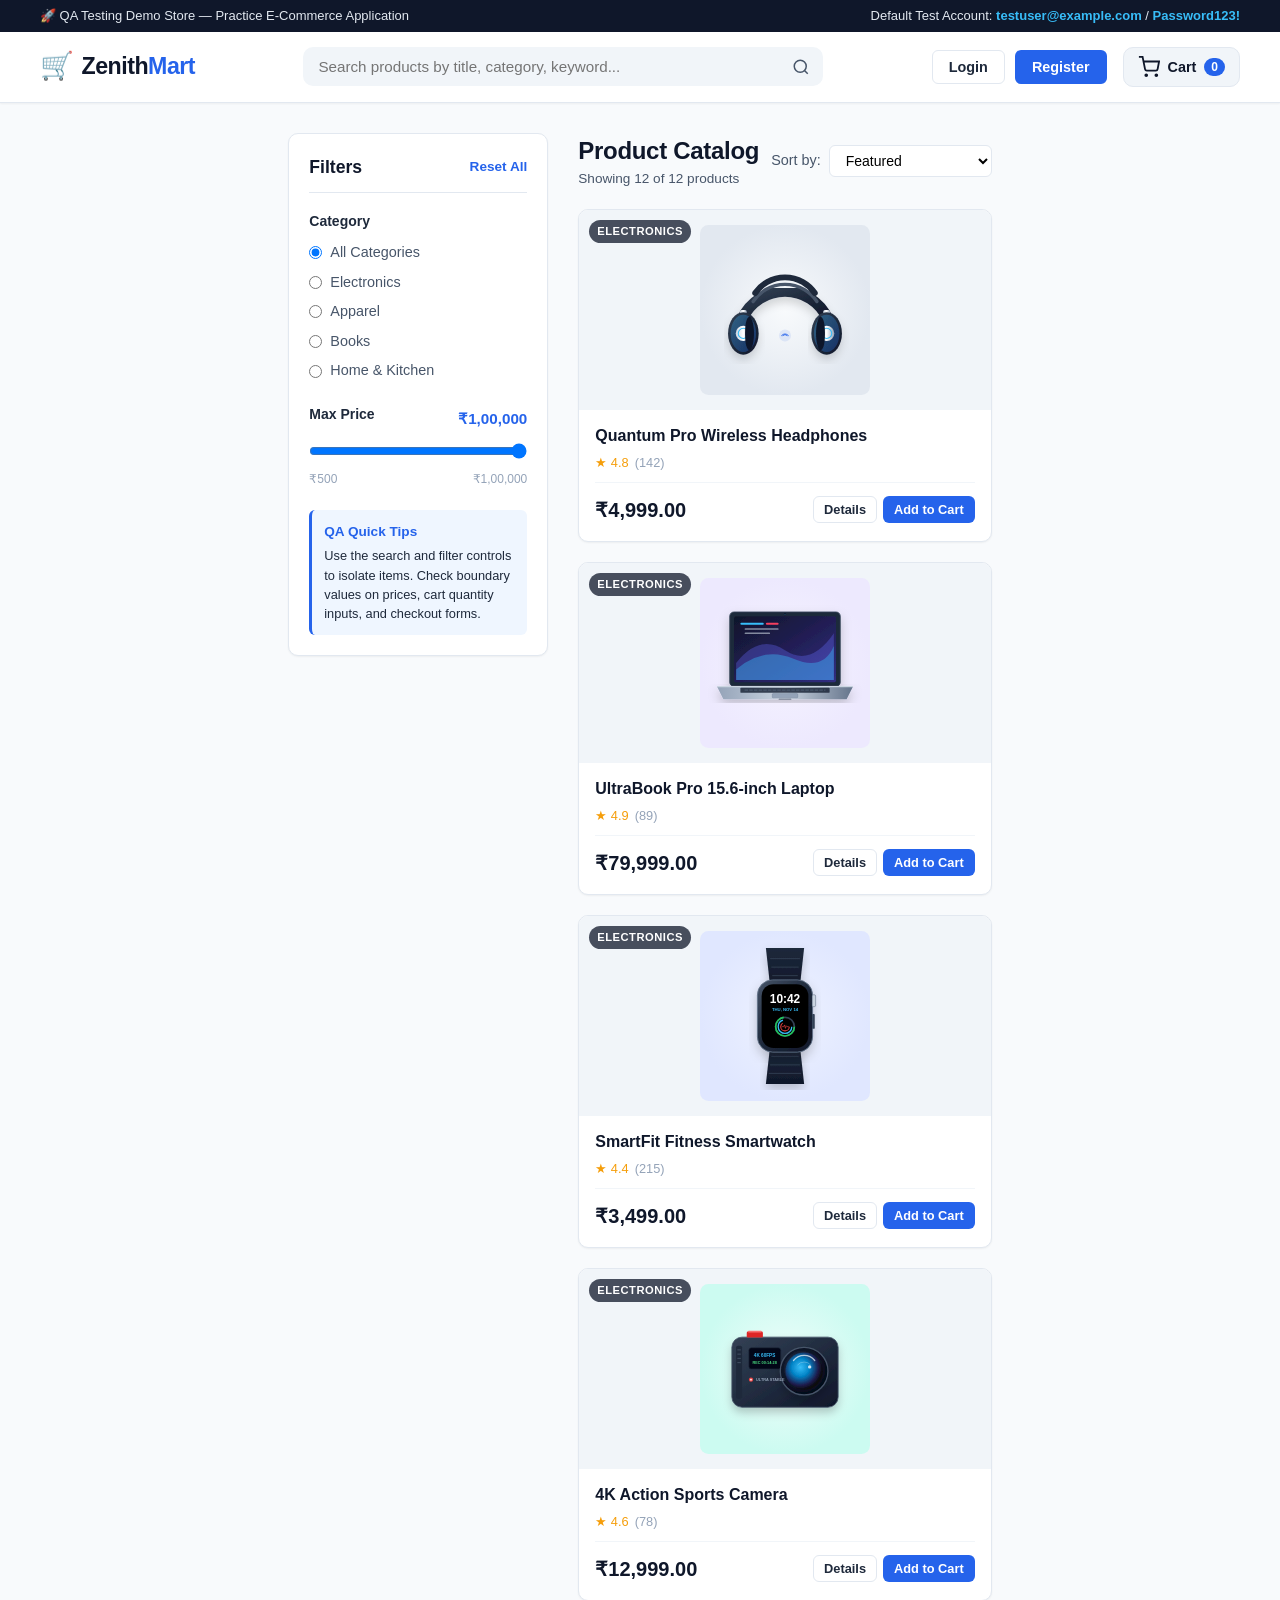
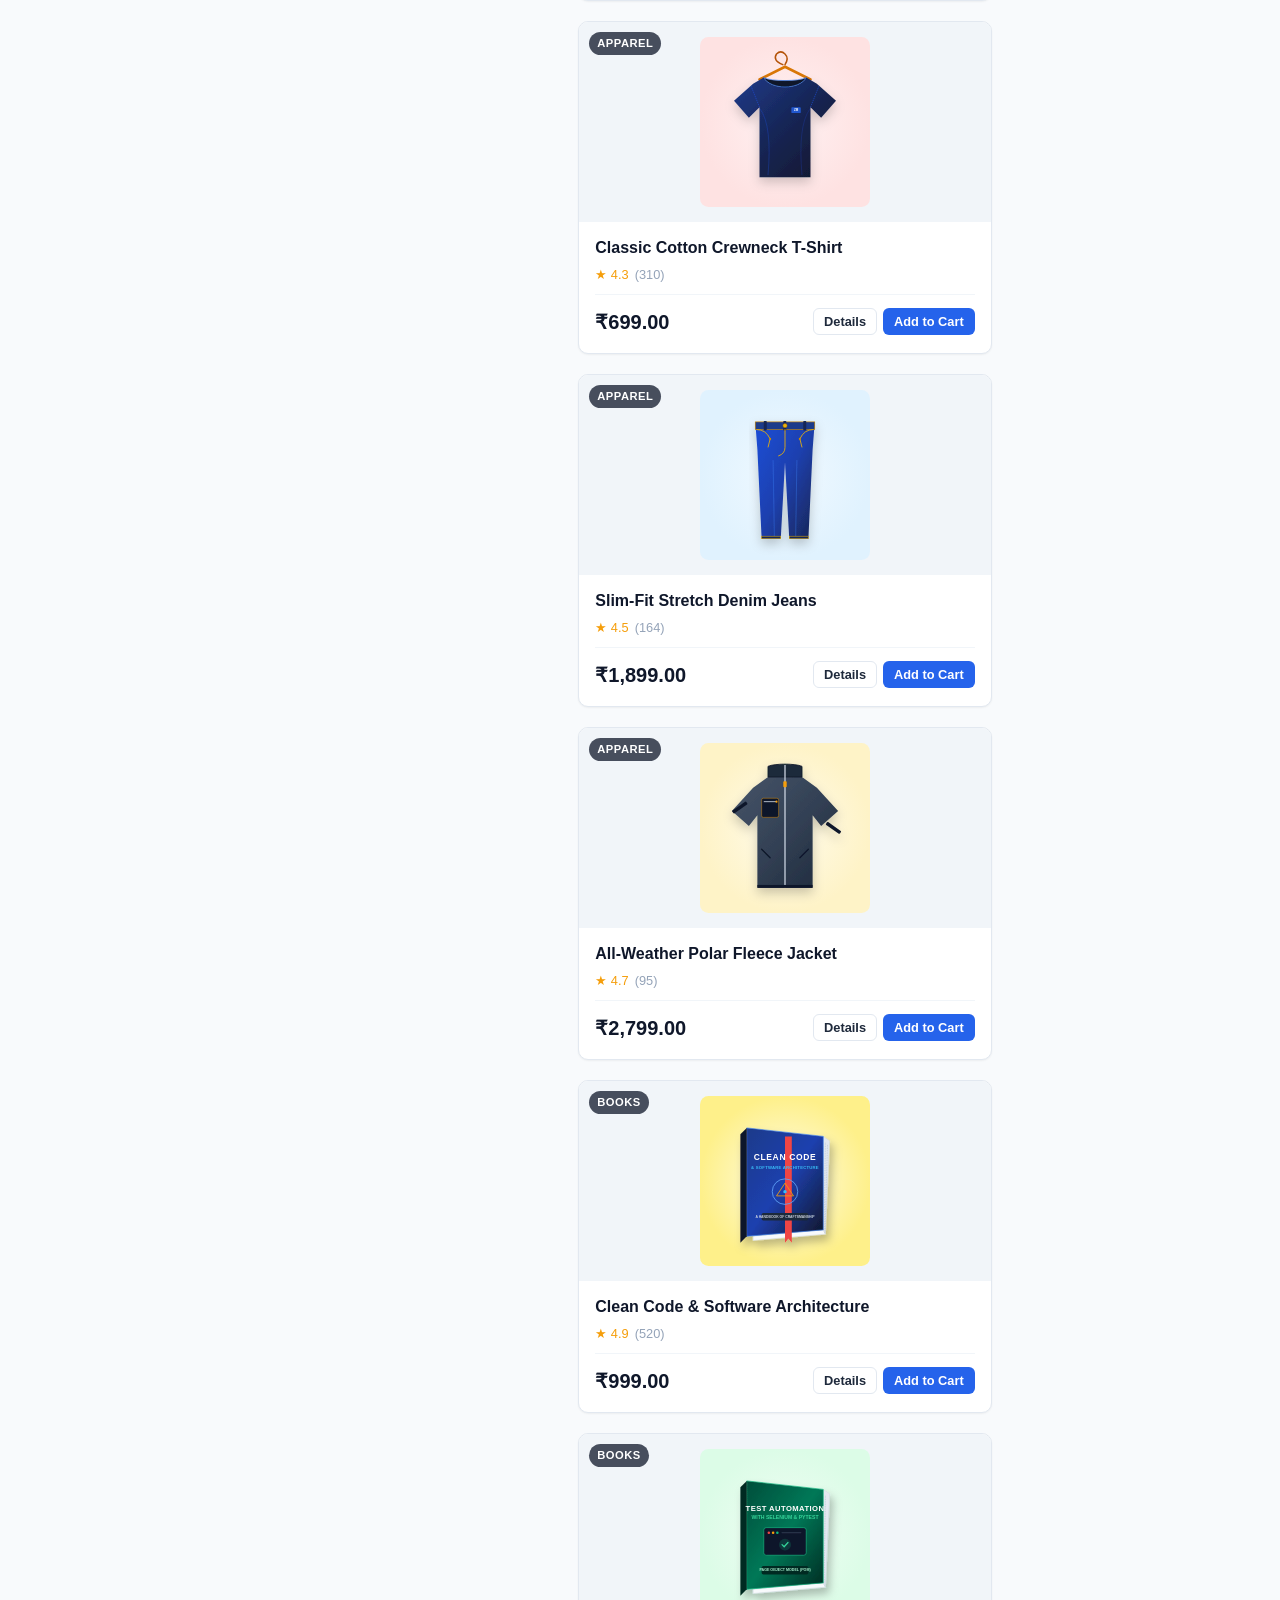
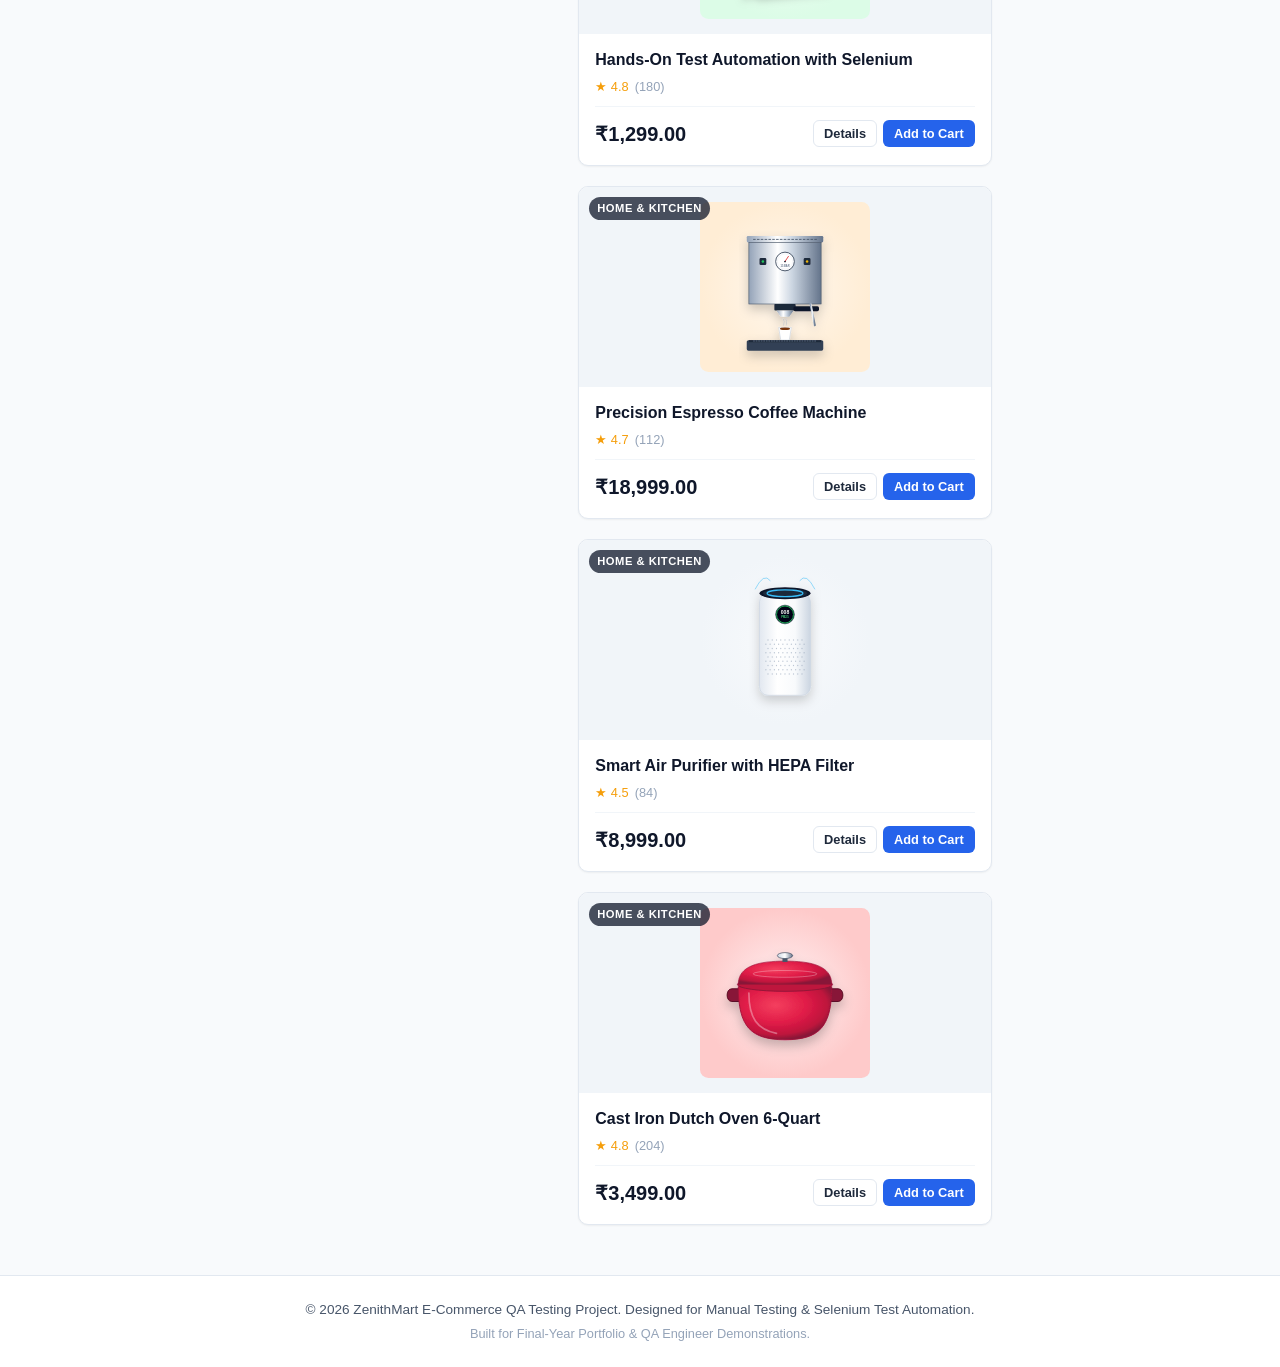
<file: application/index.html>
<!DOCTYPE html>
<html lang="en">
<head>
  <meta charset="UTF-8">
  <meta name="viewport" content="width=device-width, initial-scale=1.0">
  <title>ZenithMart - Modern E-Commerce Demo</title>
  <link rel="stylesheet" href="styles.css">
</head>
<body>

  <!-- Top Announcement Bar -->
  <div class="top-bar">
    <div class="container top-bar-content">
      <span>🚀 QA Testing Demo Store &mdash; Practice E-Commerce Application</span>
      <span class="top-bar-info">Default Test Account: <strong>testuser@example.com</strong> / <strong>Password123!</strong></span>
    </div>
  </div>

  <!-- Header / Navigation -->
  <header class="navbar">
    <div class="container nav-container">
      <div class="nav-brand">
        <a href="#" id="brand-logo" data-testid="brand-logo">
          <span class="brand-icon">🛒</span>
          <span class="brand-name">Zenith<span class="brand-accent">Mart</span></span>
        </a>
      </div>

      <!-- Search Bar -->
      <div class="search-section">
        <div class="search-box">
          <input 
            type="text" 
            id="search-input" 
            data-testid="search-input" 
            placeholder="Search products by title, category, keyword..."
          >
          <button id="search-btn" data-testid="search-btn" title="Search">
            <svg width="18" height="18" viewBox="0 0 24 24" fill="none" stroke="currentColor" stroke-width="2">
              <circle cx="11" cy="11" r="8"></circle>
              <line x1="21" y1="21" x2="16.65" y2="16.65"></line>
            </svg>
          </button>
          <button id="clear-search-btn" data-testid="clear-search-btn" class="clear-btn" title="Clear Search" style="display:none;">&times;</button>
        </div>
      </div>

      <!-- Navigation Actions -->
      <div class="nav-actions">
        <!-- Auth Links -->
        <div id="auth-guest" class="auth-group">
          <button id="nav-login-btn" data-testid="nav-login-btn" class="btn btn-outline">Login</button>
          <button id="nav-register-btn" data-testid="nav-register-btn" class="btn btn-primary">Register</button>
        </div>
        <div id="auth-user" class="auth-group" style="display: none;">
          <div class="user-profile">
            <span class="user-avatar" id="user-avatar">TU</span>
            <span class="user-greeting" id="user-greeting" data-testid="user-greeting">Hi, Test User</span>
          </div>
          <button id="nav-logout-btn" data-testid="nav-logout-btn" class="btn btn-outline btn-sm">Logout</button>
        </div>

        <!-- Cart Button -->
        <button id="cart-toggle-btn" data-testid="cart-toggle-btn" class="cart-btn" aria-label="Open Shopping Cart">
          <svg width="22" height="22" viewBox="0 0 24 24" fill="none" stroke="currentColor" stroke-width="2">
            <circle cx="9" cy="21" r="1"></circle>
            <circle cx="20" cy="21" r="1"></circle>
            <path d="M1 1h4l2.68 13.39a2 2 0 0 0 2 1.61h9.72a2 2 0 0 0 2-1.61L23 6H6"></path>
          </svg>
          <span class="cart-label">Cart</span>
          <span id="cart-badge" data-testid="cart-badge" class="badge">0</span>
        </button>
      </div>
    </div>
  </header>

  <!-- Main Content Layout -->
  <main class="container main-layout">
    <!-- Sidebar Filters -->
    <aside class="sidebar-filters">
      <div class="filter-header">
        <h3>Filters</h3>
        <button id="reset-filters-btn" data-testid="reset-filters-btn" class="btn-text">Reset All</button>
      </div>

      <!-- Category Filter -->
      <div class="filter-group">
        <label class="filter-title">Category</label>
        <div class="category-options" id="category-filters">
          <label class="radio-label">
            <input type="radio" name="category" value="all" checked data-testid="filter-cat-all">
            <span>All Categories</span>
          </label>
          <label class="radio-label">
            <input type="radio" name="category" value="Electronics" data-testid="filter-cat-electronics">
            <span>Electronics</span>
          </label>
          <label class="radio-label">
            <input type="radio" name="category" value="Apparel" data-testid="filter-cat-apparel">
            <span>Apparel</span>
          </label>
          <label class="radio-label">
            <input type="radio" name="category" value="Books" data-testid="filter-cat-books">
            <span>Books</span>
          </label>
          <label class="radio-label">
            <input type="radio" name="category" value="Home & Kitchen" data-testid="filter-cat-home">
            <span>Home &amp; Kitchen</span>
          </label>
        </div>
      </div>

      <!-- Price Range Filter -->
      <div class="filter-group">
        <div class="price-header">
          <label class="filter-title">Max Price</label>
          <span id="price-display" data-testid="price-display">₹1,00,000</span>
        </div>
        <input 
          type="range" 
          id="price-range" 
          data-testid="price-range" 
          min="500" 
          max="100000" 
          step="500" 
          value="100000"
        >
        <div class="price-range-limits">
          <span>₹500</span>
          <span>₹1,00,000</span>
        </div>
      </div>

      <!-- Quick Info / Help -->
      <div class="filter-info-box">
        <h4>QA Quick Tips</h4>
        <p>Use the search and filter controls to isolate items. Check boundary values on prices, cart quantity inputs, and checkout forms.</p>
      </div>
    </aside>

    <!-- Products Section -->
    <section class="products-section">
      <div class="products-header">
        <div>
          <h2 id="catalog-title">Product Catalog</h2>
          <p id="products-count-msg" data-testid="products-count-msg">Showing 12 of 12 products</p>
        </div>
        <div class="sort-wrapper">
          <label for="sort-select">Sort by:</label>
          <select id="sort-select" data-testid="sort-select">
            <option value="featured">Featured</option>
            <option value="price-low">Price: Low to High</option>
            <option value="price-high">Price: High to High</option>
            <option value="rating">Customer Rating</option>
          </select>
        </div>
      </div>

      <!-- Product Cards Grid -->
      <div id="products-grid" data-testid="products-grid" class="products-grid">
        <!-- Injected via JavaScript -->
      </div>

      <!-- Empty State -->
      <div id="no-products-msg" data-testid="no-products-msg" class="empty-state" style="display: none;">
        <div class="empty-icon">🔍</div>
        <h3>No matching products found</h3>
        <p>Try clearing filters or searching with different keywords.</p>
        <button id="clear-search-empty-btn" class="btn btn-outline">Clear Filters</button>
      </div>
    </section>
  </main>

  <!-- Product Details Modal -->
  <div id="product-detail-modal" data-testid="product-detail-modal" class="modal-backdrop" style="display: none;">
    <div class="modal-card modal-lg">
      <button class="modal-close-btn" id="close-detail-modal-btn" data-testid="close-detail-modal-btn">&times;</button>
      <div class="detail-content" id="detail-modal-body">
        <!-- Injected via JavaScript -->
      </div>
    </div>
  </div>

  <!-- Shopping Cart Drawer / Modal -->
  <div id="cart-drawer" data-testid="cart-drawer" class="modal-backdrop" style="display: none;">
    <div class="cart-panel">
      <div class="cart-header">
        <h3>Shopping Cart (<span id="cart-drawer-count">0</span>)</h3>
        <button id="close-cart-btn" data-testid="close-cart-btn" class="modal-close-btn">&times;</button>
      </div>

      <div class="cart-body" id="cart-items-container" data-testid="cart-items-container">
        <!-- Injected via JavaScript -->
      </div>

      <div class="cart-footer" id="cart-footer">
        <div class="cart-summary-line">
          <span>Subtotal:</span>
          <span id="cart-subtotal" data-testid="cart-subtotal">₹0</span>
        </div>
        <div class="cart-summary-line">
          <span>Estimated GST (18%):</span>
          <span id="cart-tax" data-testid="cart-tax">₹0</span>
        </div>
        <div class="cart-summary-line total-line">
          <span>Order Total:</span>
          <span id="cart-total" data-testid="cart-total">₹0</span>
        </div>
        <div class="cart-actions">
          <button id="clear-cart-btn" data-testid="clear-cart-btn" class="btn btn-outline btn-block">Clear Cart</button>
          <button id="proceed-checkout-btn" data-testid="proceed-checkout-btn" class="btn btn-primary btn-block">Proceed to Checkout</button>
        </div>
      </div>
    </div>
  </div>

  <!-- Login Modal -->
  <div id="login-modal" data-testid="login-modal" class="modal-backdrop" style="display: none;">
    <div class="modal-card modal-sm">
      <button class="modal-close-btn" id="close-login-modal-btn" data-testid="close-login-modal-btn">&times;</button>
      <div class="modal-header">
        <h2>Sign In</h2>
        <p>Access your ZenithMart demo account</p>
      </div>

      <div id="login-alert" data-testid="login-alert" class="alert alert-danger" style="display: none;"></div>

      <form id="login-form" data-testid="login-form" novalidate>
        <div class="form-group">
          <label for="login-email">Email Address <span class="required">*</span></label>
          <input 
            type="email" 
            id="login-email" 
            data-testid="login-email" 
            placeholder="e.g. testuser@example.com"
          >
          <span class="field-error" id="login-email-error" data-testid="login-email-error"></span>
        </div>

        <div class="form-group">
          <label for="login-password">Password <span class="required">*</span></label>
          <input 
            type="password" 
            id="login-password" 
            data-testid="login-password" 
            placeholder="••••••••"
          >
          <span class="field-error" id="login-password-error" data-testid="login-password-error"></span>
        </div>

        <button type="submit" id="login-submit-btn" data-testid="login-submit-btn" class="btn btn-primary btn-block">
          Login
        </button>
      </form>

      <div class="modal-footer-text">
        <span>Don't have an account? </span>
        <button id="switch-to-register-btn" data-testid="switch-to-register-btn" class="link-btn">Create one</button>
      </div>
    </div>
  </div>

  <!-- Registration Modal -->
  <div id="register-modal" data-testid="register-modal" class="modal-backdrop" style="display: none;">
    <div class="modal-card modal-sm">
      <button class="modal-close-btn" id="close-register-modal-btn" data-testid="close-register-modal-btn">&times;</button>
      <div class="modal-header">
        <h2>Create Account</h2>
        <p>Register as a new demo shopper</p>
      </div>

      <div id="register-alert" data-testid="register-alert" class="alert alert-danger" style="display: none;"></div>

      <form id="register-form" data-testid="register-form" novalidate>
        <div class="form-group">
          <label for="reg-name">Full Name <span class="required">*</span></label>
          <input 
            type="text" 
            id="reg-name" 
            data-testid="reg-name" 
            placeholder="e.g. Alex Johnson"
          >
          <span class="field-error" id="reg-name-error" data-testid="reg-name-error"></span>
        </div>

        <div class="form-group">
          <label for="reg-email">Email Address <span class="required">*</span></label>
          <input 
            type="email" 
            id="reg-email" 
            data-testid="reg-email" 
            placeholder="e.g. alex@example.com"
          >
          <span class="field-error" id="reg-email-error" data-testid="reg-email-error"></span>
        </div>

        <div class="form-group">
          <label for="reg-password">Password (min 6 characters) <span class="required">*</span></label>
          <input 
            type="password" 
            id="reg-password" 
            data-testid="reg-password" 
            placeholder="••••••••"
          >
          <span class="field-error" id="reg-password-error" data-testid="reg-password-error"></span>
        </div>

        <div class="form-group">
          <label for="reg-confirm-password">Confirm Password <span class="required">*</span></label>
          <input 
            type="password" 
            id="reg-confirm-password" 
            data-testid="reg-confirm-password" 
            placeholder="••••••••"
          >
          <span class="field-error" id="reg-confirm-password-error" data-testid="reg-confirm-password-error"></span>
        </div>

        <button type="submit" id="register-submit-btn" data-testid="register-submit-btn" class="btn btn-primary btn-block">
          Create Account
        </button>
      </form>

      <div class="modal-footer-text">
        <span>Already have an account? </span>
        <button id="switch-to-login-btn" data-testid="switch-to-login-btn" class="link-btn">Sign in</button>
      </div>
    </div>
  </div>

  <!-- Checkout Modal -->
  <div id="checkout-modal" data-testid="checkout-modal" class="modal-backdrop" style="display: none;">
    <div class="modal-card modal-md">
      <button class="modal-close-btn" id="close-checkout-modal-btn" data-testid="close-checkout-modal-btn">&times;</button>
      <div class="modal-header">
        <h2>Secure Checkout</h2>
        <p>Complete your shipping and mock payment details</p>
      </div>

      <div id="checkout-alert" data-testid="checkout-alert" class="alert alert-danger" style="display: none;"></div>

      <form id="checkout-form" data-testid="checkout-form" novalidate>
        <!-- Shipping Info -->
        <fieldset class="form-section">
          <legend>Shipping Information</legend>
          
          <div class="form-row">
            <div class="form-group col-6">
              <label for="chk-name">Full Name <span class="required">*</span></label>
              <input type="text" id="chk-name" data-testid="chk-name" placeholder="John Doe">
              <span class="field-error" id="chk-name-error" data-testid="chk-name-error"></span>
            </div>
            <div class="form-group col-6">
              <label for="chk-email">Email Address <span class="required">*</span></label>
              <input type="email" id="chk-email" data-testid="chk-email" placeholder="john@example.com">
              <span class="field-error" id="chk-email-error" data-testid="chk-email-error"></span>
            </div>
          </div>

          <div class="form-group">
            <label for="chk-address">Street Address <span class="required">*</span></label>
            <input type="text" id="chk-address" data-testid="chk-address" placeholder="123 Innovation Blvd">
            <span class="field-error" id="chk-address-error" data-testid="chk-address-error"></span>
          </div>

          <div class="form-row">
            <div class="form-group col-4">
              <label for="chk-city">City <span class="required">*</span></label>
              <input type="text" id="chk-city" data-testid="chk-city" placeholder="Seattle">
              <span class="field-error" id="chk-city-error" data-testid="chk-city-error"></span>
            </div>
            <div class="form-group col-4">
              <label for="chk-state">State / Province <span class="required">*</span></label>
              <input type="text" id="chk-state" data-testid="chk-state" placeholder="WA">
              <span class="field-error" id="chk-state-error" data-testid="chk-state-error"></span>
            </div>
            <div class="form-group col-4">
              <label for="chk-zip">ZIP / Postal Code <span class="required">*</span></label>
              <input type="text" id="chk-zip" data-testid="chk-zip" placeholder="98101">
              <span class="field-error" id="chk-zip-error" data-testid="chk-zip-error"></span>
            </div>
          </div>
        </fieldset>

        <!-- Payment Info (Mock) -->
        <fieldset class="form-section">
          <legend>Mock Payment Method</legend>
          <div class="payment-methods">
            <label class="radio-label">
              <input type="radio" name="payment-method" value="credit" checked data-testid="pay-credit">
              <span>Credit / Debit Card (Mock)</span>
            </label>
            <label class="radio-label">
              <input type="radio" name="payment-method" value="cod" data-testid="pay-cod">
              <span>Cash on Delivery</span>
            </label>
          </div>

          <div id="card-fields-group">
            <div class="form-group">
              <label for="chk-card-number">Card Number <span class="required">*</span></label>
              <input type="text" id="chk-card-number" data-testid="chk-card-number" placeholder="4532 •••• •••• 8890" maxlength="19">
              <span class="field-error" id="chk-card-number-error" data-testid="chk-card-number-error"></span>
            </div>
            <div class="form-row">
              <div class="form-group col-6">
                <label for="chk-card-exp">Expiry (MM/YY) <span class="required">*</span></label>
                <input type="text" id="chk-card-exp" data-testid="chk-card-exp" placeholder="12/28" maxlength="5">
                <span class="field-error" id="chk-card-exp-error" data-testid="chk-card-exp-error"></span>
              </div>
              <div class="form-group col-6">
                <label for="chk-card-cvv">CVV <span class="required">*</span></label>
                <input type="password" id="chk-card-cvv" data-testid="chk-card-cvv" placeholder="123" maxlength="4">
                <span class="field-error" id="chk-card-cvv-error" data-testid="chk-card-cvv-error"></span>
              </div>
            </div>
          </div>
        </fieldset>

        <!-- Summary & Place Order -->
        <div class="checkout-summary-box">
          <div class="checkout-line">
            <span>Total Payable:</span>
            <strong id="chk-total-payable" data-testid="chk-total-payable">₹0</strong>
          </div>
        </div>

        <button type="submit" id="place-order-btn" data-testid="place-order-btn" class="btn btn-success btn-block btn-lg">
          Place Order &rarr;
        </button>
      </form>
    </div>
  </div>

  <!-- Order Confirmation Modal -->
  <div id="confirmation-modal" data-testid="confirmation-modal" class="modal-backdrop" style="display: none;">
    <div class="modal-card modal-md">
      <div class="order-success-header">
        <div class="success-icon">✓</div>
        <h2>Order Confirmed!</h2>
        <p>Thank you for testing ZenithMart. Your order has been placed successfully.</p>
      </div>

      <div class="order-details-card">
        <div class="order-id-badge">
          Order ID: <strong id="conf-order-id" data-testid="conf-order-id">ORD-000000</strong>
        </div>
        <div class="conf-info-grid">
          <div>
            <span class="conf-label">Recipient:</span>
            <span id="conf-name" data-testid="conf-name">John Doe</span>
          </div>
          <div>
            <span class="conf-label">Email:</span>
            <span id="conf-email" data-testid="conf-email">john@example.com</span>
          </div>
          <div>
            <span class="conf-label">Shipping Address:</span>
            <span id="conf-address" data-testid="conf-address">123 Main St, City, ST 12345</span>
          </div>
          <div>
            <span class="conf-label">Payment Method:</span>
            <span id="conf-payment" data-testid="conf-payment">Credit Card (Mock)</span>
          </div>
        </div>

        <div class="conf-items-section">
          <h4>Items Ordered:</h4>
          <div id="conf-items-list" data-testid="conf-items-list" class="conf-items-list">
            <!-- Injected via JavaScript -->
          </div>
          <div class="conf-total-row">
            <span>Total Amount Paid:</span>
            <strong id="conf-total" data-testid="conf-total">₹0</strong>
          </div>
        </div>
      </div>

      <div class="confirmation-actions">
        <button id="conf-continue-shopping-btn" data-testid="conf-continue-shopping-btn" class="btn btn-primary btn-block">
          Continue Shopping
        </button>
      </div>
    </div>
  </div>

  <!-- Toast Notification -->
  <div id="toast-container" class="toast-container"></div>

  <!-- Footer -->
  <footer class="footer">
    <div class="container footer-content">
      <p>&copy; 2026 ZenithMart E-Commerce QA Testing Project. Designed for Manual Testing &amp; Selenium Test Automation.</p>
      <p class="footer-links">Built for Final-Year Portfolio &amp; QA Engineer Demonstrations.</p>
    </div>
  </footer>

  <script src="app.js"></script>
</body>
</html>
</file>
<file: application/styles.css>
/* ========================================================
   ZenithMart - Modern E-Commerce Demo Styles
   Designed for Manual & Automated Software Testing
   ======================================================== */

:root {
  --primary: #2563eb;
  --primary-hover: #1d4ed8;
  --primary-light: #eff6ff;
  --secondary: #475569;
  --success: #16a34a;
  --success-hover: #15803d;
  --danger: #dc2626;
  --danger-light: #fef2f2;
  --warning: #f59e0b;
  --dark: #0f172a;
  --gray-800: #1e293b;
  --gray-600: #475569;
  --gray-400: #94a3b8;
  --gray-200: #e2e8f0;
  --gray-100: #f1f5f9;
  --gray-50: #f8fafc;
  --white: #ffffff;
  --shadow-sm: 0 1px 2px 0 rgb(0 0 0 / 0.05);
  --shadow-md: 0 4px 6px -1px rgb(0 0 0 / 0.1), 0 2px 4px -2px rgb(0 0 0 / 0.1);
  --shadow-lg: 0 10px 15px -3px rgb(0 0 0 / 0.1), 0 4px 6px -4px rgb(0 0 0 / 0.1);
  --radius-sm: 6px;
  --radius-md: 10px;
  --radius-lg: 16px;
  --transition: all 0.2s ease-in-out;
}

* {
  box-sizing: border-box;
  margin: 0;
  padding: 0;
}

body {
  font-family: -apple-system, BlinkMacSystemFont, "Segoe UI", Roboto, "Helvetica Neue", Arial, sans-serif;
  color: var(--dark);
  background-color: var(--gray-50);
  line-height: 1.5;
  min-height: 100vh;
  display: flex;
  flex-direction: column;
}

.container {
  max-width: 1240px;
  margin: 0 auto;
  padding: 0 20px;
}

/* --- Top Bar --- */
.top-bar {
  background-color: var(--dark);
  color: var(--gray-200);
  font-size: 0.8125rem;
  padding: 6px 0;
}
.top-bar-content {
  display: flex;
  justify-content: space-between;
  align-items: center;
  flex-wrap: wrap;
  gap: 8px;
}
.top-bar-info strong {
  color: #38bdf8;
}

/* --- Navigation --- */
.navbar {
  background-color: var(--white);
  border-bottom: 1px solid var(--gray-200);
  position: sticky;
  top: 0;
  z-index: 50;
  box-shadow: var(--shadow-sm);
}
.nav-container {
  display: flex;
  align-items: center;
  justify-content: space-between;
  height: 70px;
  gap: 20px;
}
.nav-brand a {
  display: flex;
  align-items: center;
  gap: 8px;
  text-decoration: none;
  font-size: 1.45rem;
  font-weight: 800;
  color: var(--dark);
  letter-spacing: -0.5px;
}
.brand-icon {
  font-size: 1.7rem;
}
.brand-accent {
  color: var(--primary);
}

/* --- Search Section --- */
.search-section {
  flex: 1;
  max-width: 520px;
}
.search-box {
  display: flex;
  align-items: center;
  position: relative;
  background: var(--gray-100);
  border-radius: var(--radius-md);
  border: 1.5px solid transparent;
  transition: var(--transition);
}
.search-box:focus-within {
  border-color: var(--primary);
  background: var(--white);
  box-shadow: 0 0 0 3px rgba(37, 99, 235, 0.15);
}
.search-box input {
  flex: 1;
  border: none;
  background: transparent;
  padding: 10px 14px;
  font-size: 0.95rem;
  outline: none;
  color: var(--dark);
}
.search-box button {
  background: transparent;
  border: none;
  padding: 8px 12px;
  cursor: pointer;
  color: var(--gray-600);
  display: flex;
  align-items: center;
  justify-content: center;
  transition: var(--transition);
}
.search-box button:hover {
  color: var(--primary);
}
.clear-btn {
  font-size: 1.3rem;
  line-height: 1;
  padding-right: 6px !important;
}

/* --- Nav Actions --- */
.nav-actions {
  display: flex;
  align-items: center;
  gap: 16px;
}
.auth-group {
  display: flex;
  align-items: center;
  gap: 10px;
}
.user-profile {
  display: flex;
  align-items: center;
  gap: 8px;
}
.user-avatar {
  width: 34px;
  height: 34px;
  background: var(--primary);
  color: var(--white);
  border-radius: 50%;
  display: flex;
  align-items: center;
  justify-content: center;
  font-weight: 700;
  font-size: 0.85rem;
}
.user-greeting {
  font-size: 0.9rem;
  font-weight: 600;
  color: var(--dark);
}

.cart-btn {
  background: var(--gray-100);
  border: 1px solid var(--gray-200);
  border-radius: var(--radius-md);
  padding: 8px 14px;
  display: flex;
  align-items: center;
  gap: 8px;
  cursor: pointer;
  transition: var(--transition);
  font-weight: 600;
  font-size: 0.9rem;
  color: var(--dark);
}
.cart-btn:hover {
  background: var(--primary-light);
  border-color: var(--primary);
  color: var(--primary);
}
.badge {
  background-color: var(--primary);
  color: var(--white);
  font-size: 0.75rem;
  padding: 2px 7px;
  border-radius: 9999px;
  font-weight: 700;
}

/* --- Buttons --- */
.btn {
  display: inline-flex;
  align-items: center;
  justify-content: center;
  gap: 6px;
  padding: 8px 16px;
  border-radius: var(--radius-sm);
  font-size: 0.9rem;
  font-weight: 600;
  cursor: pointer;
  border: 1px solid transparent;
  transition: var(--transition);
  text-decoration: none;
}
.btn-primary {
  background-color: var(--primary);
  color: var(--white);
}
.btn-primary:hover {
  background-color: var(--primary-hover);
}
.btn-success {
  background-color: var(--success);
  color: var(--white);
}
.btn-success:hover {
  background-color: var(--success-hover);
}
.btn-outline {
  background-color: var(--white);
  border-color: var(--gray-200);
  color: var(--gray-800);
}
.btn-outline:hover {
  background-color: var(--gray-100);
  border-color: var(--gray-400);
}
.btn-text {
  background: none;
  border: none;
  color: var(--primary);
  font-size: 0.85rem;
  cursor: pointer;
  font-weight: 600;
}
.btn-text:hover {
  text-decoration: underline;
}
.btn-sm {
  padding: 5px 10px;
  font-size: 0.8rem;
}
.btn-lg {
  padding: 12px 20px;
  font-size: 1rem;
}
.btn-block {
  width: 100%;
}
.link-btn {
  background: none;
  border: none;
  color: var(--primary);
  font-weight: 600;
  cursor: pointer;
  text-decoration: underline;
  padding: 0;
}

/* --- Main Layout --- */
.main-layout {
  display: grid;
  grid-template-columns: 260px 1fr;
  gap: 30px;
  padding-top: 30px;
  padding-bottom: 50px;
  flex: 1;
}

/* --- Sidebar Filters --- */
.sidebar-filters {
  background: var(--white);
  border-radius: var(--radius-md);
  padding: 20px;
  border: 1px solid var(--gray-200);
  box-shadow: var(--shadow-sm);
  height: fit-content;
}
.filter-header {
  display: flex;
  justify-content: space-between;
  align-items: center;
  border-bottom: 1px solid var(--gray-200);
  padding-bottom: 12px;
  margin-bottom: 18px;
}
.filter-header h3 {
  font-size: 1.1rem;
  font-weight: 700;
}
.filter-group {
  margin-bottom: 22px;
}
.filter-title {
  display: block;
  font-weight: 700;
  font-size: 0.875rem;
  color: var(--gray-800);
  margin-bottom: 10px;
}
.category-options {
  display: flex;
  flex-direction: column;
  gap: 8px;
}
.radio-label {
  display: flex;
  align-items: center;
  gap: 8px;
  font-size: 0.9rem;
  color: var(--gray-600);
  cursor: pointer;
  transition: var(--transition);
}
.radio-label:hover {
  color: var(--dark);
}
.price-header {
  display: flex;
  justify-content: space-between;
  align-items: center;
}
#price-display {
  font-weight: 700;
  color: var(--primary);
  font-size: 0.95rem;
}
#price-range {
  width: 100%;
  margin-top: 8px;
  cursor: pointer;
}
.price-range-limits {
  display: flex;
  justify-content: space-between;
  font-size: 0.75rem;
  color: var(--gray-400);
  margin-top: 4px;
}
.filter-info-box {
  background: var(--primary-light);
  border-left: 3px solid var(--primary);
  padding: 12px;
  border-radius: var(--radius-sm);
  font-size: 0.8rem;
  color: var(--gray-800);
  margin-top: 20px;
}
.filter-info-box h4 {
  font-size: 0.85rem;
  margin-bottom: 4px;
  color: var(--primary);
}

/* --- Products Section --- */
.products-header {
  display: flex;
  justify-content: space-between;
  align-items: center;
  margin-bottom: 20px;
  flex-wrap: wrap;
  gap: 12px;
}
.products-header h2 {
  font-size: 1.5rem;
  font-weight: 800;
  letter-spacing: -0.3px;
}
#products-count-msg {
  font-size: 0.85rem;
  color: var(--gray-600);
}
.sort-wrapper {
  display: flex;
  align-items: center;
  gap: 8px;
  font-size: 0.9rem;
  color: var(--gray-600);
}
.sort-wrapper select {
  padding: 6px 12px;
  border-radius: var(--radius-sm);
  border: 1px solid var(--gray-200);
  background: var(--white);
  font-size: 0.875rem;
  cursor: pointer;
  outline: none;
}

/* --- Products Grid --- */
.products-grid {
  display: grid;
  grid-template-columns: repeat(auto-fill, minmax(260px, 1fr));
  gap: 20px;
}
.product-card {
  background: var(--white);
  border: 1px solid var(--gray-200);
  border-radius: var(--radius-md);
  overflow: hidden;
  transition: var(--transition);
  display: flex;
  flex-direction: column;
  box-shadow: var(--shadow-sm);
}
.product-card:hover {
  transform: translateY(-3px);
  box-shadow: var(--shadow-md);
  border-color: var(--gray-400);
}
.product-img-wrapper {
  position: relative;
  background: var(--gray-100);
  height: 200px;
  display: flex;
  align-items: center;
  justify-content: center;
  overflow: hidden;
  cursor: pointer;
}
.product-img-wrapper img {
  max-width: 85%;
  max-height: 85%;
  object-fit: contain;
  transition: transform 0.3s ease;
}
.product-card:hover .product-img-wrapper img {
  transform: scale(1.05);
}
.category-badge {
  position: absolute;
  top: 10px;
  left: 10px;
  background: rgba(15, 23, 42, 0.75);
  color: var(--white);
  font-size: 0.7rem;
  font-weight: 700;
  padding: 3px 8px;
  border-radius: 9999px;
  text-transform: uppercase;
  letter-spacing: 0.5px;
}
.product-body {
  padding: 16px;
  display: flex;
  flex-direction: column;
  flex: 1;
}
.product-title {
  font-size: 1rem;
  font-weight: 700;
  color: var(--dark);
  margin-bottom: 6px;
  line-height: 1.3;
  cursor: pointer;
}
.product-title:hover {
  color: var(--primary);
}
.product-rating {
  display: flex;
  align-items: center;
  gap: 4px;
  font-size: 0.8rem;
  color: var(--warning);
  margin-bottom: 10px;
}
.product-rating span.rating-count {
  color: var(--gray-400);
  margin-left: 2px;
}
.product-footer {
  margin-top: auto;
  display: flex;
  align-items: center;
  justify-content: space-between;
  padding-top: 12px;
  border-top: 1px solid var(--gray-100);
}
.product-price {
  font-size: 1.25rem;
  font-weight: 800;
  color: var(--dark);
}
.card-actions {
  display: flex;
  gap: 6px;
}

/* --- Empty State --- */
.empty-state {
  text-align: center;
  padding: 60px 20px;
  background: var(--white);
  border-radius: var(--radius-md);
  border: 1px dashed var(--gray-400);
}
.empty-icon {
  font-size: 3rem;
  margin-bottom: 12px;
}
.empty-state h3 {
  font-size: 1.25rem;
  margin-bottom: 6px;
}
.empty-state p {
  color: var(--gray-600);
  font-size: 0.9rem;
  margin-bottom: 18px;
}

/* --- Modals --- */
.modal-backdrop {
  position: fixed;
  inset: 0;
  background: rgba(15, 23, 42, 0.6);
  backdrop-filter: blur(4px);
  z-index: 100;
  display: flex;
  align-items: center;
  justify-content: center;
  padding: 20px;
  animation: fadeIn 0.2s ease-out;
}
@keyframes fadeIn {
  from { opacity: 0; }
  to { opacity: 1; }
}

.modal-card {
  background: var(--white);
  border-radius: var(--radius-lg);
  box-shadow: var(--shadow-lg);
  position: relative;
  max-height: 90vh;
  overflow-y: auto;
  width: 100%;
  animation: slideUp 0.25s ease-out;
}
@keyframes slideUp {
  from { transform: translateY(20px); opacity: 0; }
  to { transform: translateY(0); opacity: 1; }
}

.modal-sm { max-width: 440px; padding: 28px; }
.modal-md { max-width: 620px; padding: 32px; }
.modal-lg { max-width: 840px; padding: 32px; }

.modal-close-btn {
  position: absolute;
  top: 16px;
  right: 18px;
  background: none;
  border: none;
  font-size: 1.8rem;
  line-height: 1;
  color: var(--gray-400);
  cursor: pointer;
  transition: var(--transition);
}
.modal-close-btn:hover {
  color: var(--dark);
}
.modal-header {
  margin-bottom: 20px;
}
.modal-header h2 {
  font-size: 1.45rem;
  font-weight: 800;
}
.modal-header p {
  font-size: 0.85rem;
  color: var(--gray-600);
  margin-top: 2px;
}

/* --- Product Detail View Inside Modal --- */
.detail-content {
  display: grid;
  grid-template-columns: 1fr 1fr;
  gap: 30px;
  align-items: center;
}
.detail-img-box {
  background: var(--gray-100);
  border-radius: var(--radius-md);
  padding: 30px;
  display: flex;
  align-items: center;
  justify-content: center;
  height: 320px;
}
.detail-img-box img {
  max-width: 100%;
  max-height: 100%;
  object-fit: contain;
}
.detail-info h2 {
  font-size: 1.5rem;
  font-weight: 800;
  margin-bottom: 6px;
}
.detail-category {
  display: inline-block;
  background: var(--gray-100);
  color: var(--gray-800);
  font-size: 0.75rem;
  font-weight: 700;
  padding: 3px 8px;
  border-radius: var(--radius-sm);
  margin-bottom: 12px;
}
.detail-price {
  font-size: 1.6rem;
  font-weight: 800;
  color: var(--primary);
  margin-bottom: 12px;
}
.detail-desc {
  font-size: 0.9rem;
  color: var(--gray-600);
  margin-bottom: 20px;
  line-height: 1.6;
}
.detail-stock {
  font-size: 0.85rem;
  font-weight: 600;
  color: var(--success);
  margin-bottom: 16px;
}
.detail-actions {
  display: flex;
  align-items: center;
  gap: 12px;
}
.quantity-control {
  display: flex;
  align-items: center;
  border: 1px solid var(--gray-200);
  border-radius: var(--radius-sm);
  overflow: hidden;
}
.quantity-control button {
  background: var(--gray-100);
  border: none;
  width: 34px;
  height: 36px;
  font-size: 1.1rem;
  font-weight: 700;
  cursor: pointer;
}
.quantity-control button:hover {
  background: var(--gray-200);
}
.quantity-control input {
  width: 48px;
  height: 36px;
  border: none;
  text-align: center;
  font-weight: 700;
  outline: none;
}

/* --- Cart Drawer Panel --- */
.cart-panel {
  position: fixed;
  top: 0;
  right: 0;
  bottom: 0;
  width: 100%;
  max-width: 420px;
  background: var(--white);
  box-shadow: -4px 0 20px rgba(0,0,0,0.15);
  display: flex;
  flex-direction: column;
  z-index: 101;
  animation: slideInRight 0.25s ease-out;
}
@keyframes slideInRight {
  from { transform: translateX(100%); }
  to { transform: translateX(0); }
}
.cart-header {
  padding: 18px 20px;
  border-bottom: 1px solid var(--gray-200);
  display: flex;
  justify-content: space-between;
  align-items: center;
}
.cart-header h3 {
  font-size: 1.15rem;
  font-weight: 800;
}
.cart-body {
  flex: 1;
  overflow-y: auto;
  padding: 20px;
}
.cart-empty-state {
  text-align: center;
  padding: 60px 10px;
  color: var(--gray-400);
}
.cart-empty-state .icon {
  font-size: 3rem;
  margin-bottom: 8px;
}
.cart-item {
  display: flex;
  gap: 12px;
  padding-bottom: 14px;
  margin-bottom: 14px;
  border-bottom: 1px solid var(--gray-100);
  align-items: center;
}
.cart-item-img {
  width: 64px;
  height: 64px;
  background: var(--gray-100);
  border-radius: var(--radius-sm);
  display: flex;
  align-items: center;
  justify-content: center;
  padding: 4px;
}
.cart-item-img img {
  max-width: 100%;
  max-height: 100%;
  object-fit: contain;
}
.cart-item-info {
  flex: 1;
}
.cart-item-title {
  font-size: 0.9rem;
  font-weight: 700;
  color: var(--dark);
  margin-bottom: 2px;
}
.cart-item-price {
  font-size: 0.85rem;
  color: var(--gray-600);
  margin-bottom: 6px;
}
.cart-item-qty {
  display: flex;
  align-items: center;
  gap: 6px;
}
.qty-btn {
  background: var(--gray-100);
  border: 1px solid var(--gray-200);
  border-radius: 4px;
  width: 26px;
  height: 26px;
  font-weight: 700;
  cursor: pointer;
  display: flex;
  align-items: center;
  justify-content: center;
}
.qty-input {
  width: 38px;
  height: 26px;
  border: 1px solid var(--gray-200);
  text-align: center;
  font-size: 0.85rem;
  font-weight: 600;
  border-radius: 4px;
}
.cart-item-total {
  text-align: right;
}
.cart-item-subtotal {
  font-weight: 800;
  font-size: 0.95rem;
  display: block;
}
.remove-item-btn {
  background: none;
  border: none;
  color: var(--danger);
  font-size: 0.8rem;
  cursor: pointer;
  margin-top: 4px;
  text-decoration: underline;
}

.cart-footer {
  border-top: 1px solid var(--gray-200);
  padding: 18px 20px;
  background: var(--gray-50);
}
.cart-summary-line {
  display: flex;
  justify-content: space-between;
  font-size: 0.9rem;
  color: var(--gray-600);
  margin-bottom: 6px;
}
.cart-summary-line.total-line {
  font-size: 1.15rem;
  font-weight: 800;
  color: var(--dark);
  margin-top: 8px;
  padding-top: 8px;
  border-top: 1px dashed var(--gray-200);
}
.cart-actions {
  display: flex;
  flex-direction: column;
  gap: 8px;
  margin-top: 14px;
}

/* --- Forms & Validation --- */
.form-group {
  margin-bottom: 16px;
}
.form-row {
  display: flex;
  gap: 12px;
}
.col-6 { flex: 1; }
.col-4 { flex: 1; }
.form-group label {
  display: block;
  font-size: 0.85rem;
  font-weight: 600;
  color: var(--gray-800);
  margin-bottom: 6px;
}
.required {
  color: var(--danger);
}
.form-group input,
.form-group select {
  width: 100%;
  padding: 9px 12px;
  border: 1px solid var(--gray-200);
  border-radius: var(--radius-sm);
  font-size: 0.9rem;
  outline: none;
  transition: var(--transition);
  background: var(--white);
}
.form-group input:focus,
.form-group select:focus {
  border-color: var(--primary);
  box-shadow: 0 0 0 3px rgba(37, 99, 235, 0.15);
}
.form-group input.is-invalid {
  border-color: var(--danger);
  background-color: var(--danger-light);
}
.field-error {
  display: block;
  font-size: 0.775rem;
  color: var(--danger);
  margin-top: 4px;
  min-height: 18px;
  font-weight: 500;
}
.alert {
  padding: 10px 14px;
  border-radius: var(--radius-sm);
  font-size: 0.85rem;
  margin-bottom: 16px;
}
.alert-danger {
  background: var(--danger-light);
  color: var(--danger);
  border: 1px solid #fecaca;
}
.alert-success {
  background: #f0fdf4;
  color: var(--success);
  border: 1px solid #bbf7d0;
}
.form-section {
  border: 1px solid var(--gray-200);
  border-radius: var(--radius-md);
  padding: 14px 16px;
  margin-bottom: 16px;
}
.form-section legend {
  font-weight: 700;
  font-size: 0.875rem;
  padding: 0 6px;
  color: var(--gray-800);
}
.payment-methods {
  display: flex;
  gap: 16px;
  margin-bottom: 14px;
}
.checkout-summary-box {
  background: var(--gray-100);
  padding: 12px 16px;
  border-radius: var(--radius-sm);
  margin-bottom: 16px;
}
.checkout-line {
  display: flex;
  justify-content: space-between;
  align-items: center;
  font-size: 1rem;
}
.modal-footer-text {
  text-align: center;
  margin-top: 16px;
  font-size: 0.85rem;
  color: var(--gray-600);
}

/* --- Confirmation Modal --- */
.order-success-header {
  text-align: center;
  margin-bottom: 22px;
}
.success-icon {
  width: 56px;
  height: 56px;
  border-radius: 50%;
  background: #dcfce7;
  color: var(--success);
  display: flex;
  align-items: center;
  justify-content: center;
  font-size: 1.8rem;
  font-weight: 800;
  margin: 0 auto 12px;
}
.order-success-header h2 {
  font-size: 1.5rem;
  font-weight: 800;
  color: var(--dark);
}
.order-details-card {
  background: var(--gray-50);
  border: 1px solid var(--gray-200);
  border-radius: var(--radius-md);
  padding: 18px;
  margin-bottom: 20px;
}
.order-id-badge {
  text-align: center;
  background: var(--primary-light);
  color: var(--primary);
  padding: 8px 12px;
  border-radius: var(--radius-sm);
  font-size: 0.95rem;
  margin-bottom: 16px;
}
.conf-info-grid {
  display: grid;
  grid-template-columns: 1fr 1fr;
  gap: 10px;
  font-size: 0.85rem;
  margin-bottom: 16px;
  padding-bottom: 14px;
  border-bottom: 1px dashed var(--gray-200);
}
.conf-label {
  display: block;
  font-weight: 600;
  color: var(--gray-600);
  font-size: 0.775rem;
}
.conf-items-section h4 {
  font-size: 0.85rem;
  font-weight: 700;
  margin-bottom: 8px;
}
.conf-items-list {
  max-height: 120px;
  overflow-y: auto;
  font-size: 0.85rem;
  margin-bottom: 10px;
}
.conf-item-row {
  display: flex;
  justify-content: space-between;
  padding: 4px 0;
  border-bottom: 1px solid var(--gray-100);
}
.conf-total-row {
  display: flex;
  justify-content: space-between;
  font-size: 1.05rem;
  font-weight: 800;
  padding-top: 10px;
  border-top: 1px solid var(--gray-200);
}

/* --- Toast Notifications --- */
.toast-container {
  position: fixed;
  top: 85px;
  right: 24px;
  display: flex;
  flex-direction: column;
  gap: 10px;
  z-index: 200;
  pointer-events: none;
}
.toast {
  pointer-events: auto;
  background: var(--dark);
  color: var(--white);
  padding: 12px 18px;
  border-radius: var(--radius-md);
  font-size: 0.875rem;
  box-shadow: var(--shadow-lg);
  display: flex;
  align-items: center;
  gap: 10px;
  animation: slideInDown 0.25s ease-out;
  border-left: 4px solid var(--primary);
}
.toast.toast-success {
  border-left-color: var(--success);
}
.toast.toast-danger {
  border-left-color: var(--danger);
}
@keyframes slideInDown {
  from { transform: translateY(-20px); opacity: 0; }
  to { transform: translateY(0); opacity: 1; }
}

/* --- Footer --- */
.footer {
  margin-top: auto;
  background: var(--white);
  border-top: 1px solid var(--gray-200);
  padding: 24px 0;
  font-size: 0.85rem;
  color: var(--gray-600);
  text-align: center;
}
.footer-links {
  margin-top: 4px;
  font-size: 0.8rem;
  color: var(--gray-400);
}

/* --- Responsive Breakpoints --- */
@media (max-width: 900px) {
  .main-layout {
    grid-template-columns: 1fr;
  }
  .sidebar-filters {
    margin-bottom: 10px;
  }
  .detail-content {
    grid-template-columns: 1fr;
  }
  .search-section {
    order: 3;
    width: 100%;
    max-width: 100%;
  }
  .nav-container {
    flex-wrap: wrap;
    height: auto;
    padding: 12px 20px;
  }
}
</file>
